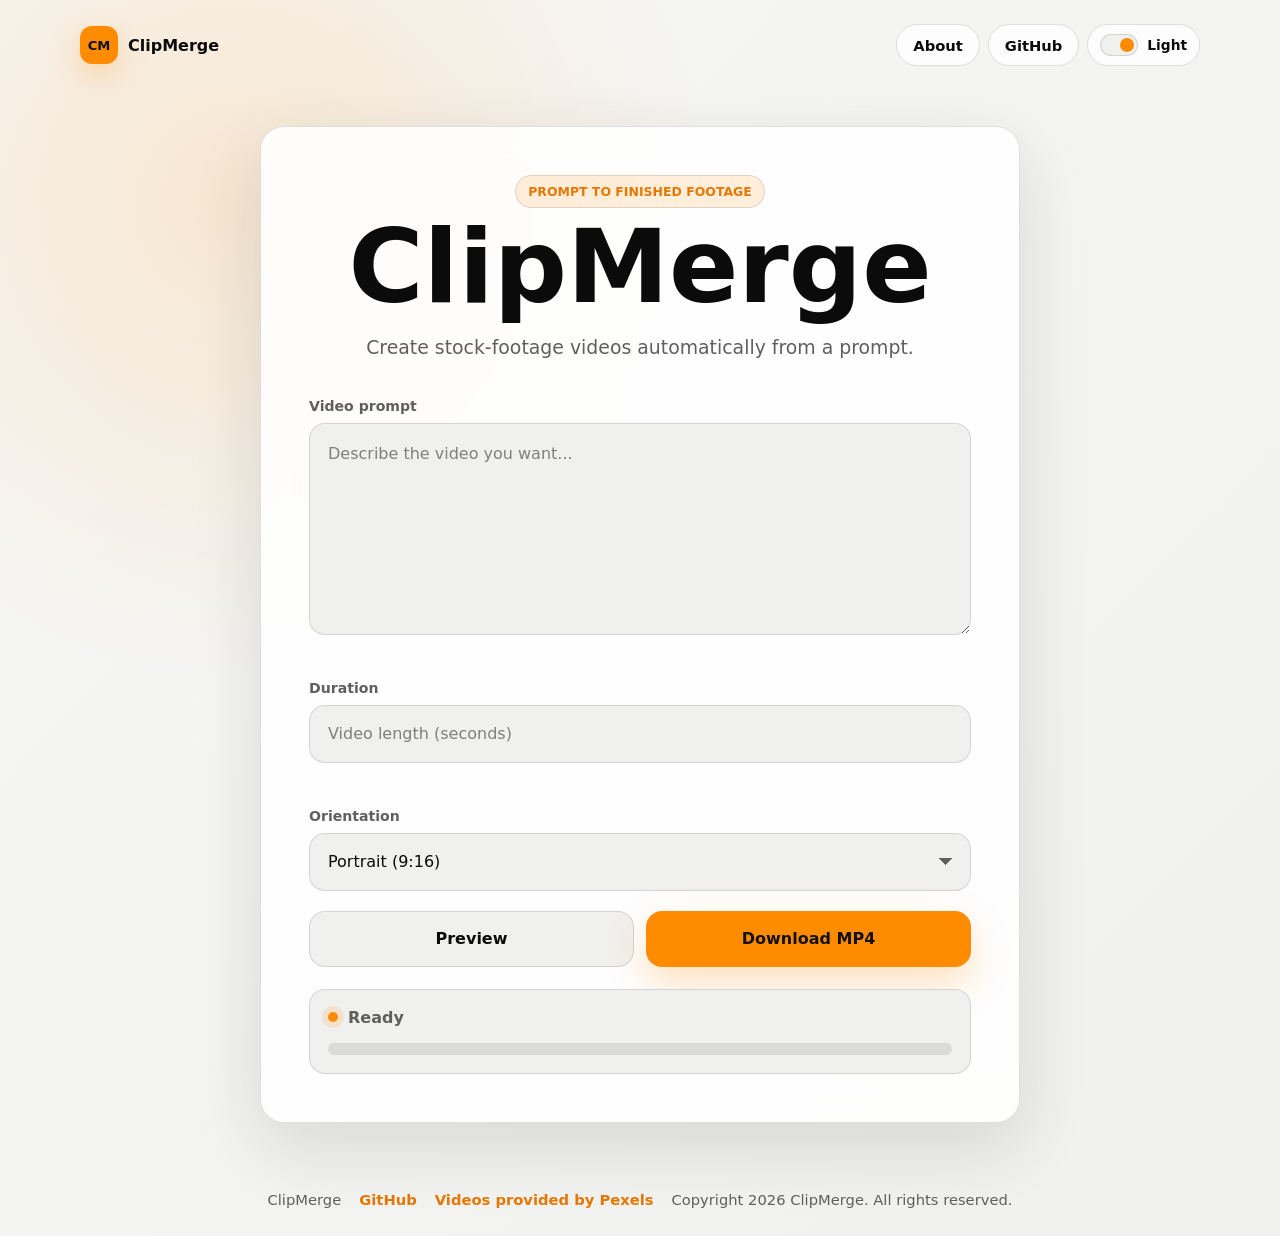
<file: index.html>
<!DOCTYPE html>
<html lang="en">
<head>
  <meta charset="UTF-8">
  <meta name="viewport" content="width=device-width, initial-scale=1.0">
  <meta name="description" content="ClipMerge creates stock-footage videos automatically from a prompt.">
  <title>ClipMerge</title>
  <link rel="stylesheet" href="style.css">
  <link rel="icon" href="assets/favicon.ico">
</head>
<body>
  <div class="app-shell">
    <header class="site-header" aria-label="Primary navigation">
      <a class="brand" href="index.html" aria-label="ClipMerge home">
        <span class="brand-mark">CM</span>
        <span>ClipMerge</span>
      </a>

      <nav class="nav-links">
        <a href="about/about.html">About</a>
        <a href="https://github.com/codeghost07official/clipmerge" aria-label="ClipMerge GitHub repository">GitHub</a>
        <button class="theme-toggle" type="button" data-theme-toggle aria-label="Switch theme">
          <span class="toggle-track" aria-hidden="true">
            <span class="toggle-thumb"></span>
          </span>
          <span class="theme-label" data-theme-label>Dark</span>
        </button>
      </nav>
    </header>

    <main class="hero">
      <section class="generator-panel" aria-labelledby="app-title">
        <div class="intro">
          <p class="eyebrow">Prompt to finished footage</p>
          <h1 id="app-title">ClipMerge</h1>
          <p class="subtitle">Create stock-footage videos automatically from a prompt.</p>
        </div>

        <form class="prompt-form" id="clipmerge-form" novalidate>
          <div class="field-group">
            <label for="prompt">Video prompt</label>
            <textarea id="prompt" name="prompt" rows="7" placeholder="Describe the video you want..." required></textarea>
            <p class="field-error" id="prompt-error" aria-live="polite"></p>
          </div>

          <div class="field-group compact-field">
            <label for="duration">Duration</label>
            <input id="duration" name="duration" type="number" min="1" max="600" inputmode="numeric" placeholder="Video length (seconds)" required>
            <p class="field-error" id="duration-error" aria-live="polite"></p>
          </div>

          <div class="field-group compact-field">
            <label for="orientation">Orientation</label>
            <select id="orientation" name="orientation">
              <option value="portrait" selected>Portrait (9:16)</option>
              <option value="landscape">Landscape (16:9)</option>
            </select>
          </div>

          <div class="button-row">
            <button class="button button-secondary" type="button" data-action="preview">
              <span class="button-text">Preview</span>
              <span class="button-loader" aria-hidden="true"></span>
            </button>
            <button class="button button-primary" type="button" data-action="download">
              <span class="button-text">Download MP4</span>
              <span class="button-loader" aria-hidden="true"></span>
            </button>
          </div>
        </form>

        <section class="status-panel" aria-label="Generation status">
          <div class="status-row">
            <span class="status-dot" aria-hidden="true"></span>
            <p id="status-message" aria-live="polite">Ready</p>
          </div>

          <div class="progress-shell" aria-label="Progress">
            <div class="progress-bar" id="progress-bar" style="width: 0%;"></div>
          </div>
        </section>

        <section class="preview-panel" id="preview-panel" aria-label="Generated video preview" hidden>
          <video id="video-preview" controls playsinline preload="metadata"></video>
          <div class="preview-actions">
            <a class="button button-secondary preview-download" id="preview-download" href="" download>Download MP4</a>
          </div>
        </section>
      </section>
    </main>

    <footer class="site-footer">
      <span>ClipMerge</span>
      <a href="">GitHub</a>
      <a href="https://www.pexels.com" target="_blank" rel="noreferrer">Videos provided by Pexels</a>
      <span>Copyright 2026 ClipMerge. All rights reserved.</span>
    </footer>
  </div>

  <script src="script.js"></script>
</body>
</html>
</file>
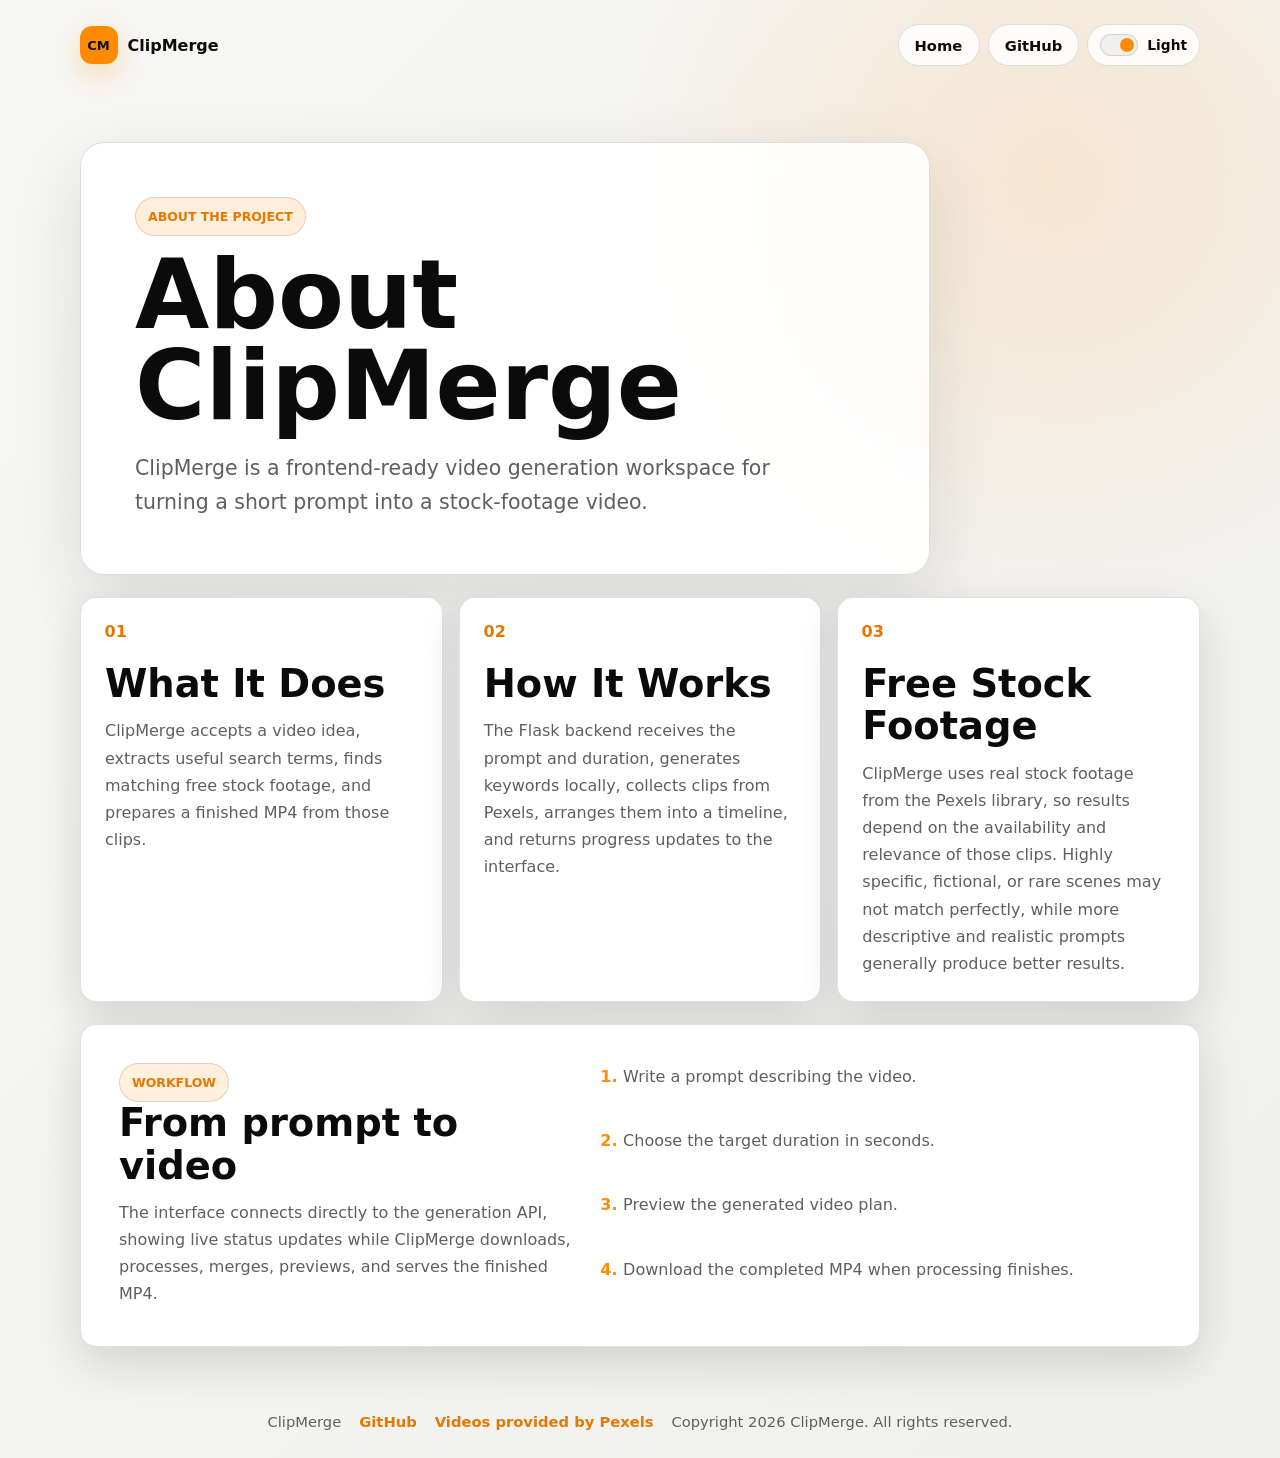
<file: about/about.html>
<!DOCTYPE html>
<html lang="en">
<head>
  <meta charset="UTF-8">
  <meta name="viewport" content="width=device-width, initial-scale=1.0">
  <meta name="description" content="Learn how ClipMerge assembles stock-footage videos from prompts.">
  <title>About ClipMerge</title>
  <link rel="stylesheet" href="about.css">
</head>
<body>
  <div class="page-shell">
    <header class="site-header" aria-label="Primary navigation">
      <a class="brand" href="../index.html" aria-label="ClipMerge home">
        <span class="brand-mark">CM</span>
        <span>ClipMerge</span>
      </a>

      <nav class="nav-links">
        <a href="../index.html">Home</a>
        <a href="">GitHub</a>
        <button class="theme-toggle" type="button" data-theme-toggle aria-label="Switch theme">
          <span class="toggle-track" aria-hidden="true">
            <span class="toggle-thumb"></span>
          </span>
          <span class="theme-label" data-theme-label>Dark</span>
        </button>
      </nav>
    </header>

    <main>
      <section class="about-hero">
        <p class="eyebrow">About the project</p>
        <h1>About ClipMerge</h1>
        <p class="lead">
          ClipMerge is a frontend-ready video generation workspace for turning a short prompt into a stock-footage video.
        </p>
      </section>

      <section class="content-grid" aria-label="ClipMerge overview">
        <article class="info-card">
          <span class="card-number">01</span>
          <h2>What It Does</h2>
          <p>
            ClipMerge accepts a video idea, extracts useful search terms, finds matching free stock footage, and prepares a finished MP4 from those clips.
          </p>
        </article>

        <article class="info-card">
          <span class="card-number">02</span>
          <h2>How It Works</h2>
          <p>
            The Flask backend receives the prompt and duration, generates keywords locally, collects clips from Pexels, arranges them into a timeline, and returns progress updates to the interface.
          </p>
        </article>

        <article class="info-card">
          <span class="card-number">03</span>
          <h2>Free Stock Footage</h2>
          <p>
            ClipMerge uses real stock footage from the Pexels library, so results depend on the availability and relevance of those clips. Highly specific, fictional, or rare scenes may not match perfectly, while more descriptive and realistic prompts generally produce better results.
          </p>
        </article>
      </section>

      <section class="workflow" aria-label="ClipMerge workflow">
        <div>
          <p class="eyebrow">Workflow</p>
          <h2>From prompt to video</h2>
          <p>
            The interface connects directly to the generation API, showing live status updates while ClipMerge downloads, processes, merges, previews, and serves the finished MP4.
          </p>
        </div>

        <ol class="steps">
          <li>Write a prompt describing the video.</li>
          <li>Choose the target duration in seconds.</li>
          <li>Preview the generated video plan.</li>
          <li>Download the completed MP4 when processing finishes.</li>
        </ol>
      </section>
    </main>

    <footer class="site-footer">
      <span>ClipMerge</span>
      <a href="">GitHub</a>
      <a href="https://www.pexels.com" target="_blank" rel="noreferrer">Videos provided by Pexels</a>
      <span>Copyright 2026 ClipMerge. All rights reserved.</span>
    </footer>
  </div>

  <script src="about.js"></script>
</body>
</html>
</file>
<file: style.css>
:root {
  color-scheme: dark;
  --bg: #080808;
  --surface: #101010;
  --surface-strong: #171717;
  --text: #ffffff;
  --muted: #b9b9b9;
  --line: rgba(255, 255, 255, 0.12);
  --accent: #ff8c00;
  --accent-strong: #ff9d26;
  --accent-soft: rgba(255, 140, 0, 0.16);
  --shadow: 0 24px 80px rgba(0, 0, 0, 0.38);
  --radius-lg: 24px;
  --radius-md: 16px;
  --radius-sm: 12px;
}

[data-theme="light"] {
  color-scheme: light;
  --bg: #f7f7f5;
  --surface: #ffffff;
  --surface-strong: #f0f0ee;
  --text: #0b0b0b;
  --muted: #5f5f5f;
  --line: rgba(0, 0, 0, 0.12);
  --accent: #ff8c00;
  --accent-strong: #e67700;
  --accent-soft: rgba(255, 140, 0, 0.14);
  --shadow: 0 24px 70px rgba(23, 23, 23, 0.12);
}

* {
  box-sizing: border-box;
}

html {
  min-height: 100%;
  background: var(--bg);
}

body {
  min-height: 100vh;
  margin: 0;
  font-family: Inter, ui-sans-serif, system-ui, -apple-system, BlinkMacSystemFont, "Segoe UI", sans-serif;
  color: var(--text);
  background:
    radial-gradient(circle at 18% 16%, var(--accent-soft), transparent 30rem),
    linear-gradient(135deg, var(--bg) 0%, var(--surface-strong) 100%);
  transition: background 220ms ease, color 220ms ease;
}

button,
input,
select,
textarea {
  font: inherit;
}

a {
  color: inherit;
  text-decoration: none;
}

.app-shell {
  display: flex;
  flex-direction: column;
  min-height: 100vh;
}

.site-header {
  display: flex;
  align-items: center;
  justify-content: space-between;
  gap: 1rem;
  width: min(1120px, calc(100% - 32px));
  margin: 0 auto;
  padding: 24px 0;
}

.brand,
.nav-links,
.theme-toggle,
.button,
.status-panel,
.generator-panel {
  animation: fadeUp 520ms ease both;
}

.brand {
  display: inline-flex;
  align-items: center;
  gap: 10px;
  font-weight: 800;
}

.brand-mark {
  display: grid;
  place-items: center;
  width: 38px;
  height: 38px;
  border-radius: 12px;
  color: #111111;
  background: var(--accent);
  font-size: 0.82rem;
  letter-spacing: 0;
  box-shadow: 0 10px 30px rgba(255, 140, 0, 0.28);
}

.nav-links {
  display: flex;
  align-items: center;
  justify-content: flex-end;
  gap: 8px;
}

.nav-links a,
.theme-toggle {
  min-height: 42px;
  border: 1px solid var(--line);
  border-radius: 999px;
  color: var(--text);
  background: color-mix(in srgb, var(--surface) 82%, transparent);
  transition: border-color 180ms ease, transform 180ms ease, background 180ms ease;
}

.nav-links a {
  display: inline-flex;
  align-items: center;
  padding: 0 16px;
  font-size: 0.92rem;
  font-weight: 700;
}

.theme-toggle {
  display: inline-flex;
  align-items: center;
  gap: 9px;
  padding: 0 12px;
  cursor: pointer;
}

.nav-links a:hover,
.theme-toggle:hover {
  border-color: var(--accent);
  transform: translateY(-1px);
}

.toggle-track {
  position: relative;
  width: 38px;
  height: 22px;
  border-radius: 999px;
  background: var(--surface-strong);
  border: 1px solid var(--line);
}

.toggle-thumb {
  position: absolute;
  top: 3px;
  left: 3px;
  width: 14px;
  height: 14px;
  border-radius: 50%;
  background: var(--accent);
  transition: transform 200ms ease;
}

[data-theme="light"] .toggle-thumb {
  transform: translateX(16px);
}

.theme-label {
  min-width: 36px;
  font-size: 0.86rem;
  font-weight: 800;
}

.hero {
  display: grid;
  place-items: center;
  flex: 1;
  width: min(1120px, calc(100% - 32px));
  margin: 0 auto;
  padding: 36px 0 46px;
}

.generator-panel {
  width: min(760px, 100%);
  padding: clamp(24px, 5vw, 48px);
  border: 1px solid var(--line);
  border-radius: var(--radius-lg);
  background: color-mix(in srgb, var(--surface) 88%, transparent);
  box-shadow: var(--shadow);
  backdrop-filter: blur(18px);
}

.intro {
  text-align: center;
}

.eyebrow {
  display: inline-flex;
  margin: 0 0 12px;
  padding: 8px 12px;
  border: 1px solid var(--line);
  border-radius: 999px;
  color: var(--accent-strong);
  background: var(--accent-soft);
  font-size: 0.78rem;
  font-weight: 900;
  text-transform: uppercase;
}

h1 {
  margin: 0;
  font-size: clamp(3rem, 11vw, 6.4rem);
  line-height: 0.92;
  letter-spacing: 0;
}

.subtitle {
  max-width: 560px;
  margin: 18px auto 0;
  color: var(--muted);
  font-size: clamp(1rem, 2vw, 1.18rem);
  line-height: 1.6;
}

.prompt-form {
  display: grid;
  gap: 18px;
  margin-top: 36px;
}

.field-group {
  display: grid;
  gap: 9px;
}

label {
  color: var(--muted);
  font-size: 0.88rem;
  font-weight: 800;
}

textarea,
input,
select {
  width: 100%;
  border: 1px solid var(--line);
  border-radius: var(--radius-md);
  color: var(--text);
  background: var(--surface-strong);
  outline: none;
  transition: border-color 180ms ease, box-shadow 180ms ease, background 180ms ease;
}

textarea {
  min-height: 190px;
  padding: 18px;
  line-height: 1.55;
  resize: vertical;
}

input {
  min-height: 58px;
  padding: 0 18px;
}

select {
  min-height: 58px;
  padding: 0 44px 0 18px;
  appearance: none;
  background:
    linear-gradient(45deg, transparent 50%, var(--muted) 50%) calc(100% - 24px) 50% / 7px 7px no-repeat,
    linear-gradient(135deg, var(--muted) 50%, transparent 50%) calc(100% - 18px) 50% / 7px 7px no-repeat,
    var(--surface-strong);
  cursor: pointer;
}

textarea::placeholder,
input::placeholder {
  color: color-mix(in srgb, var(--muted) 78%, transparent);
}

textarea:focus,
input:focus,
select:focus {
  border-color: var(--accent);
  box-shadow: 0 0 0 4px var(--accent-soft);
}

.field-error {
  min-height: 18px;
  margin: 0;
  color: var(--accent-strong);
  font-size: 0.84rem;
  font-weight: 700;
}

.button-row {
  display: grid;
  grid-template-columns: 1fr 1fr;
  gap: 12px;
  margin-top: 2px;
}

.button {
  position: relative;
  display: inline-flex;
  align-items: center;
  justify-content: center;
  min-height: 56px;
  border: 0;
  border-radius: var(--radius-md);
  cursor: pointer;
  font-weight: 900;
  transition: transform 180ms ease, box-shadow 180ms ease, opacity 180ms ease;
}

.button:hover {
  transform: translateY(-2px);
}

.button:disabled {
  cursor: wait;
  opacity: 0.72;
  transform: none;
}

.button-primary {
  color: #111111;
  background: var(--accent);
  box-shadow: 0 16px 38px rgba(255, 140, 0, 0.26);
}

.button-secondary {
  color: var(--text);
  background: var(--surface-strong);
  border: 1px solid var(--line);
}

.button-loader {
  display: none;
  width: 18px;
  height: 18px;
  margin-left: 10px;
  border: 2px solid currentColor;
  border-right-color: transparent;
  border-radius: 50%;
  animation: spin 700ms linear infinite;
}

.button.is-loading .button-loader {
  display: inline-block;
}

.status-panel {
  margin-top: 22px;
  padding: 18px;
  border: 1px solid var(--line);
  border-radius: var(--radius-md);
  background: var(--surface-strong);
}

.status-row {
  display: flex;
  align-items: center;
  gap: 10px;
}

.status-row p {
  margin: 0;
  color: var(--muted);
  font-weight: 800;
}

.status-dot {
  width: 10px;
  height: 10px;
  border-radius: 50%;
  background: var(--accent);
  box-shadow: 0 0 0 6px var(--accent-soft);
}

.progress-shell {
  width: 100%;
  height: 12px;
  margin-top: 16px;
  overflow: hidden;
  border-radius: 999px;
  background: color-mix(in srgb, var(--muted) 14%, transparent);
}

.progress-bar {
  height: 100%;
  border-radius: inherit;
  background: linear-gradient(90deg, var(--accent), var(--accent-strong));
  transition: width 260ms ease;
}

.preview-panel {
  display: grid;
  gap: 14px;
  margin-top: 22px;
  animation: fadeUp 360ms ease both;
}

.preview-panel[hidden] {
  display: none;
}

.preview-panel video {
  width: 100%;
  aspect-ratio: 16 / 9;
  border: 1px solid var(--line);
  border-radius: var(--radius-md);
  background: #000000;
  box-shadow: 0 18px 46px rgba(0, 0, 0, 0.22);
}

.preview-panel[data-orientation="portrait"] video {
  justify-self: center;
  width: auto;
  max-width: 100%;
  max-height: min(72vh, 760px);
  aspect-ratio: 9 / 16;
}

.preview-panel[data-orientation="landscape"] video {
  width: 100%;
  max-height: none;
  aspect-ratio: 16 / 9;
}

.preview-actions {
  display: flex;
  justify-content: flex-end;
}

.preview-download {
  min-width: 170px;
  padding: 0 18px;
}

.site-footer {
  display: flex;
  align-items: center;
  justify-content: center;
  flex-wrap: wrap;
  gap: 12px 18px;
  width: min(1120px, calc(100% - 32px));
  margin: 0 auto;
  padding: 22px 0 28px;
  color: var(--muted);
  font-size: 0.92rem;
}

.site-footer a {
  color: var(--accent-strong);
  font-weight: 800;
}

@keyframes fadeUp {
  from {
    opacity: 0;
    transform: translateY(12px);
  }

  to {
    opacity: 1;
    transform: translateY(0);
  }
}

@keyframes spin {
  to {
    transform: rotate(360deg);
  }
}

@media (max-width: 720px) {
  .site-header {
    align-items: flex-start;
    flex-direction: column;
  }

  .nav-links {
    width: 100%;
    justify-content: space-between;
    flex-wrap: wrap;
  }

  .nav-links a,
  .theme-toggle {
    flex: 1 1 auto;
    justify-content: center;
  }

  .hero {
    padding-top: 18px;
  }

  .generator-panel {
    border-radius: 20px;
  }

  .button-row {
    grid-template-columns: 1fr;
  }
}

@media (prefers-reduced-motion: reduce) {
  *,
  *::before,
  *::after {
    scroll-behavior: auto !important;
    transition-duration: 0.01ms !important;
    animation-duration: 0.01ms !important;
    animation-iteration-count: 1 !important;
  }
}
</file>
<file: about/about.css>
:root {
  color-scheme: dark;
  --bg: #080808;
  --surface: #101010;
  --surface-strong: #171717;
  --text: #ffffff;
  --muted: #b9b9b9;
  --line: rgba(255, 255, 255, 0.12);
  --accent: #ff8c00;
  --accent-strong: #ff9d26;
  --accent-soft: rgba(255, 140, 0, 0.16);
  --shadow: 0 24px 80px rgba(0, 0, 0, 0.38);
  --radius-lg: 24px;
  --radius-md: 16px;
}

[data-theme="light"] {
  color-scheme: light;
  --bg: #f7f7f5;
  --surface: #ffffff;
  --surface-strong: #f0f0ee;
  --text: #0b0b0b;
  --muted: #5f5f5f;
  --line: rgba(0, 0, 0, 0.12);
  --accent: #ff8c00;
  --accent-strong: #e67700;
  --accent-soft: rgba(255, 140, 0, 0.14);
  --shadow: 0 24px 70px rgba(23, 23, 23, 0.12);
}

* {
  box-sizing: border-box;
}

html {
  min-height: 100%;
  background: var(--bg);
}

body {
  min-height: 100vh;
  margin: 0;
  font-family: Inter, ui-sans-serif, system-ui, -apple-system, BlinkMacSystemFont, "Segoe UI", sans-serif;
  color: var(--text);
  background:
    radial-gradient(circle at 82% 12%, var(--accent-soft), transparent 28rem),
    linear-gradient(135deg, var(--bg) 0%, var(--surface-strong) 100%);
  transition: background 220ms ease, color 220ms ease;
}

button {
  font: inherit;
}

a {
  color: inherit;
  text-decoration: none;
}

.page-shell {
  display: flex;
  flex-direction: column;
  min-height: 100vh;
}

.site-header,
main,
.site-footer {
  width: min(1120px, calc(100% - 32px));
  margin: 0 auto;
}

.site-header {
  display: flex;
  align-items: center;
  justify-content: space-between;
  gap: 1rem;
  padding: 24px 0;
}

.brand,
.nav-links,
.about-hero,
.info-card,
.workflow {
  animation: fadeUp 520ms ease both;
}

.brand {
  display: inline-flex;
  align-items: center;
  gap: 10px;
  font-weight: 800;
}

.brand-mark {
  display: grid;
  place-items: center;
  width: 38px;
  height: 38px;
  border-radius: 12px;
  color: #111111;
  background: var(--accent);
  font-size: 0.82rem;
  font-weight: 900;
  box-shadow: 0 10px 30px rgba(255, 140, 0, 0.28);
}

.nav-links {
  display: flex;
  align-items: center;
  justify-content: flex-end;
  gap: 8px;
}

.nav-links a,
.theme-toggle {
  min-height: 42px;
  border: 1px solid var(--line);
  border-radius: 999px;
  color: var(--text);
  background: color-mix(in srgb, var(--surface) 82%, transparent);
  transition: border-color 180ms ease, transform 180ms ease, background 180ms ease;
}

.nav-links a {
  display: inline-flex;
  align-items: center;
  padding: 0 16px;
  font-size: 0.92rem;
  font-weight: 700;
}

.theme-toggle {
  display: inline-flex;
  align-items: center;
  gap: 9px;
  padding: 0 12px;
  cursor: pointer;
}

.nav-links a:hover,
.theme-toggle:hover {
  border-color: var(--accent);
  transform: translateY(-1px);
}

.toggle-track {
  position: relative;
  width: 38px;
  height: 22px;
  border-radius: 999px;
  background: var(--surface-strong);
  border: 1px solid var(--line);
}

.toggle-thumb {
  position: absolute;
  top: 3px;
  left: 3px;
  width: 14px;
  height: 14px;
  border-radius: 50%;
  background: var(--accent);
  transition: transform 200ms ease;
}

[data-theme="light"] .toggle-thumb {
  transform: translateX(16px);
}

.theme-label {
  min-width: 36px;
  font-size: 0.86rem;
  font-weight: 800;
}

main {
  flex: 1;
  padding: 52px 0 44px;
}

.about-hero {
  max-width: 850px;
  padding: clamp(26px, 5vw, 54px);
  border: 1px solid var(--line);
  border-radius: var(--radius-lg);
  background: color-mix(in srgb, var(--surface) 88%, transparent);
  box-shadow: var(--shadow);
  backdrop-filter: blur(18px);
}

.eyebrow {
  display: inline-flex;
  margin: 0 0 14px;
  padding: 8px 12px;
  border: 1px solid var(--line);
  border-radius: 999px;
  color: var(--accent-strong);
  background: var(--accent-soft);
  font-size: 0.78rem;
  font-weight: 900;
  text-transform: uppercase;
}

h1,
h2,
p {
  margin-top: 0;
}

h1 {
  margin-bottom: 18px;
  font-size: clamp(3rem, 9vw, 6rem);
  line-height: 0.95;
  letter-spacing: 0;
}

h2 {
  margin-bottom: 12px;
  font-size: clamp(1.55rem, 3vw, 2.4rem);
  line-height: 1.1;
}

p,
li {
  color: var(--muted);
  font-size: 1rem;
  line-height: 1.7;
}

.lead {
  max-width: 690px;
  margin-bottom: 0;
  font-size: clamp(1.05rem, 2vw, 1.28rem);
}

.content-grid {
  display: grid;
  grid-template-columns: repeat(3, 1fr);
  gap: 16px;
  margin-top: 22px;
}

.info-card,
.workflow {
  border: 1px solid var(--line);
  border-radius: var(--radius-md);
  background: var(--surface);
  box-shadow: 0 16px 46px rgba(0, 0, 0, 0.14);
}

.info-card {
  padding: 24px;
}

.card-number {
  display: inline-flex;
  margin-bottom: 22px;
  color: var(--accent-strong);
  font-weight: 900;
}

.info-card p {
  margin-bottom: 0;
}

.workflow {
  display: grid;
  grid-template-columns: 0.9fr 1.1fr;
  gap: 24px;
  margin-top: 22px;
  padding: clamp(24px, 4vw, 38px);
}

.workflow p {
  margin-bottom: 0;
}

.steps {
  display: grid;
  gap: 12px;
  margin: 0;
  padding-left: 22px;
}

.steps li::marker {
  color: var(--accent);
  font-weight: 900;
}

.site-footer {
  display: flex;
  align-items: center;
  justify-content: center;
  flex-wrap: wrap;
  gap: 12px 18px;
  padding: 22px 0 28px;
  color: var(--muted);
  font-size: 0.92rem;
}

.site-footer a {
  color: var(--accent-strong);
  font-weight: 800;
}

@keyframes fadeUp {
  from {
    opacity: 0;
    transform: translateY(12px);
  }

  to {
    opacity: 1;
    transform: translateY(0);
  }
}

@media (max-width: 860px) {
  .content-grid,
  .workflow {
    grid-template-columns: 1fr;
  }
}

@media (max-width: 720px) {
  .site-header {
    align-items: flex-start;
    flex-direction: column;
  }

  .nav-links {
    width: 100%;
    justify-content: space-between;
    flex-wrap: wrap;
  }

  .nav-links a,
  .theme-toggle {
    flex: 1 1 auto;
    justify-content: center;
  }

  main {
    padding-top: 22px;
  }

  .about-hero {
    border-radius: 20px;
  }
}

@media (prefers-reduced-motion: reduce) {
  *,
  *::before,
  *::after {
    scroll-behavior: auto !important;
    transition-duration: 0.01ms !important;
    animation-duration: 0.01ms !important;
    animation-iteration-count: 1 !important;
  }
}
</file>
